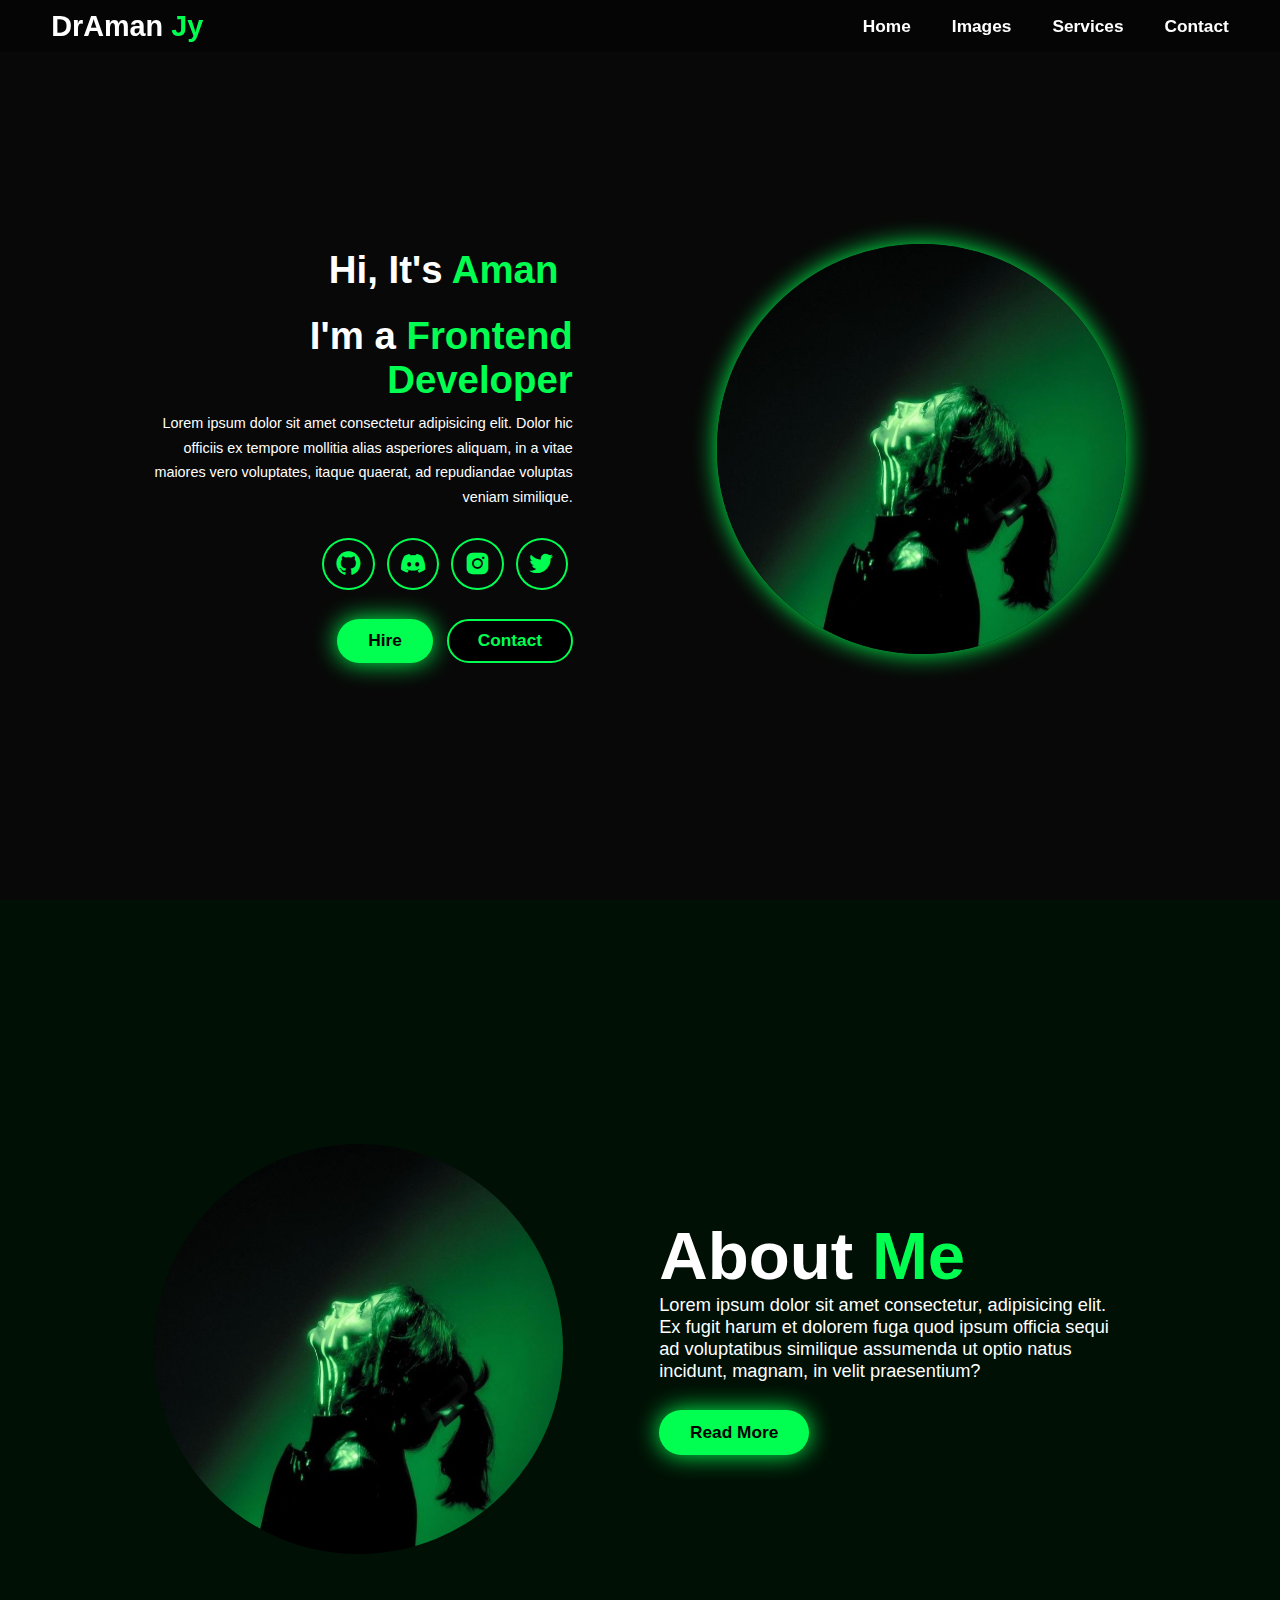
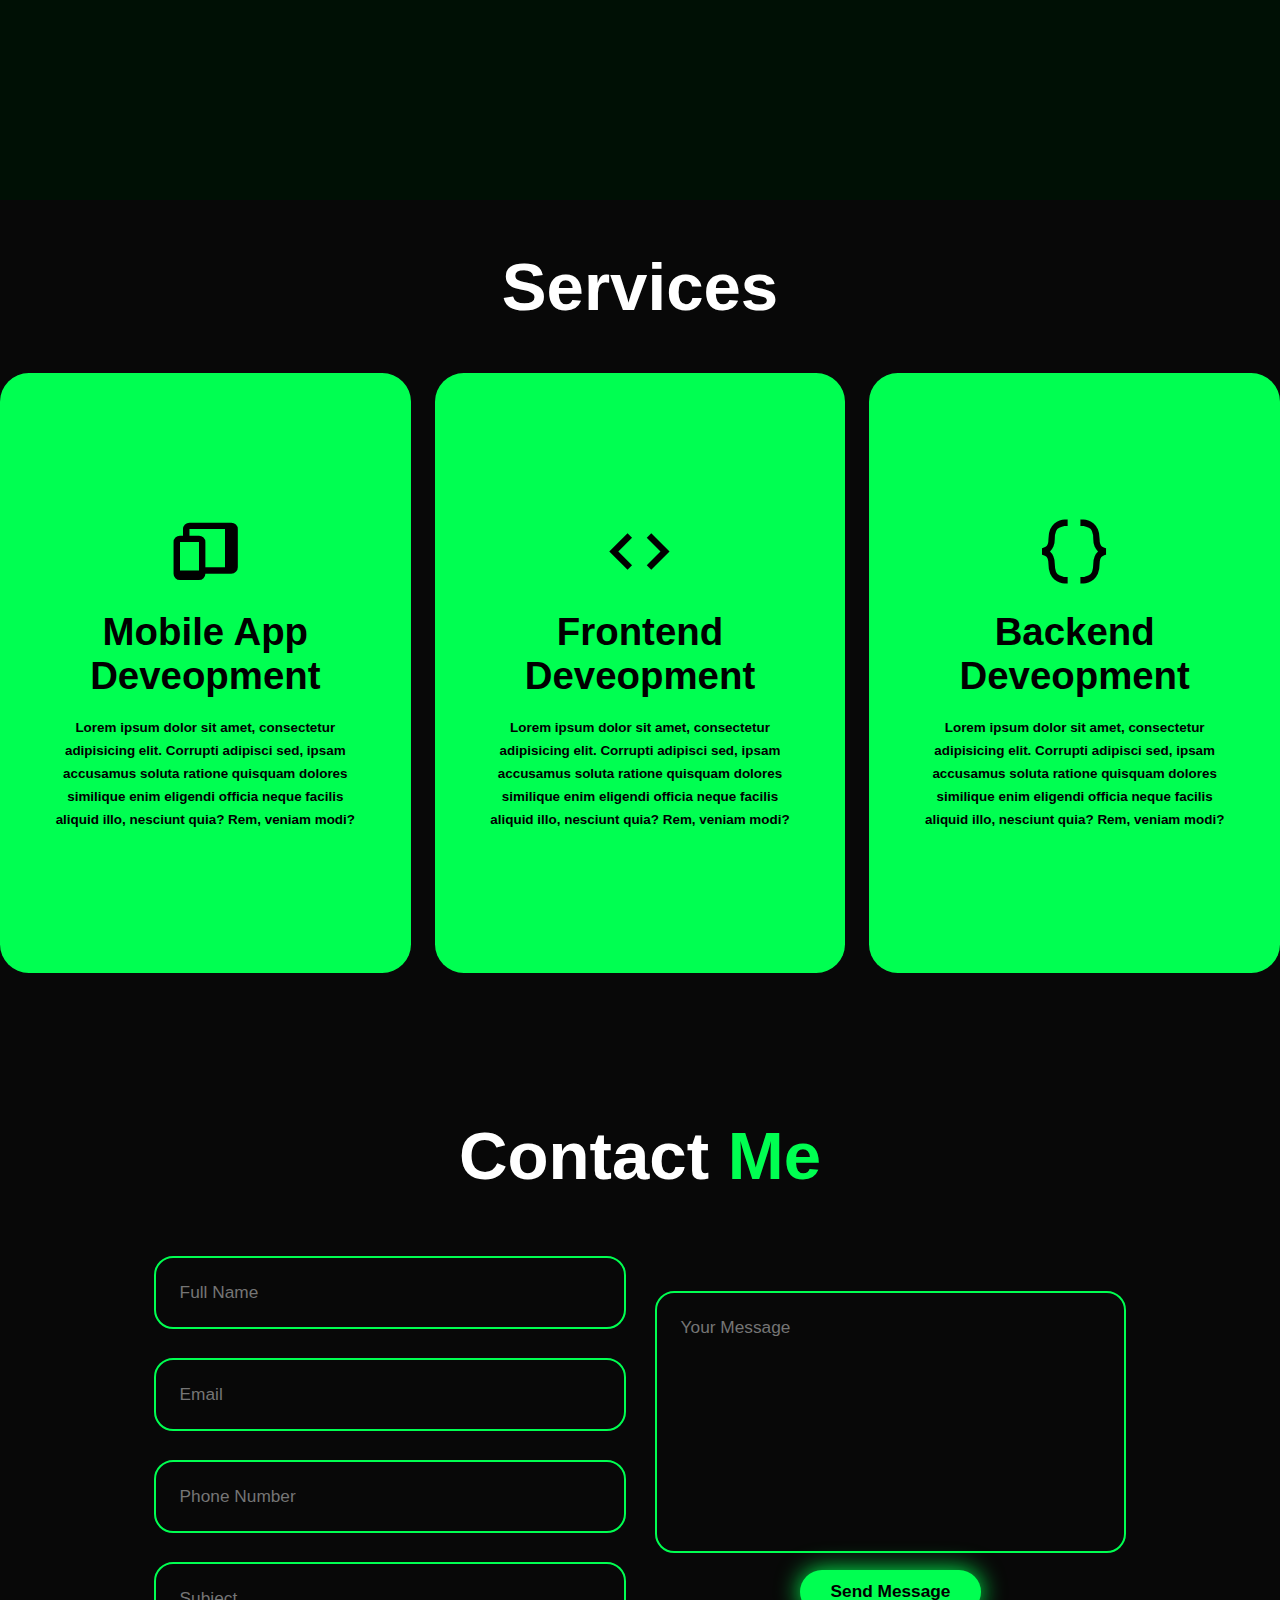
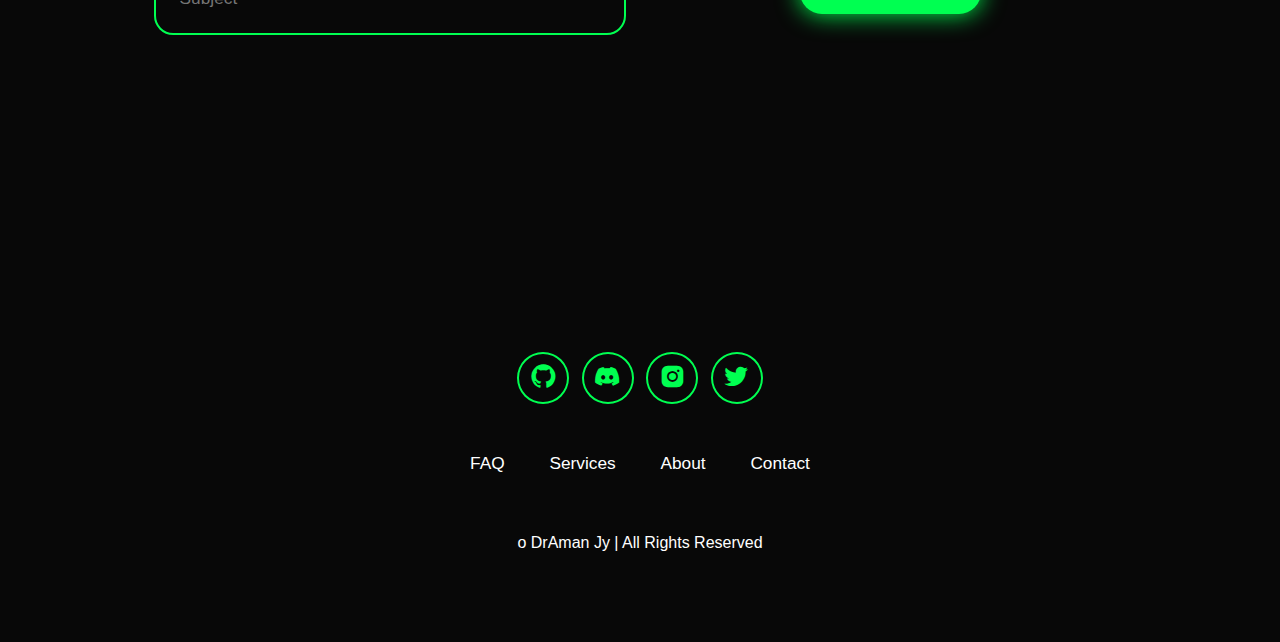
<file: index.html>
<!DOCTYPE html>
<html lang="en">
  <head>
    <meta charset="UTF-8" />
    <meta name="viewport" content="width=device-width, initial-scale=1.0" />
    <title>Portfolio Website</title>
    <link rel="stylesheet" href="styles/style.css" />
    <link
      href="https://unpkg.com/boxicons@2.1.4/css/boxicons.min.css"
      rel="stylesheet"
    />
  </head>
  <body>
    <header class="header">
      <a href="#home" class="logo">DrAman
      <span>Jy</span></a>
  
      <i class="bx bx-menu" id="menu-icon"></i>
  
      <nav class="navbar">
        <a href="index.html">Home</a>
        <a href="slider.html">Images</a>
        <a href="#services">Services</a>
        <a href="#contact">Contact</a>
      </nav>
  
    </header>
    <section class="home" id="home">

      <div class="home-content">
        <h1>Hi, It's <span>Aman</span></h1>
        <h3>I'm a <span>Frontend Developer</span></h3>
        <p>Lorem ipsum dolor sit amet consectetur adipisicing elit. Dolor hic officiis ex tempore mollitia alias asperiores aliquam, in a vitae maiores vero voluptates, itaque quaerat, ad repudiandae voluptas veniam similique.</p>

        <div class="social-icons">
          <a href="https://github.com/DrAmanJy" target="_blank">
            <i class="bx bxl-github"></i>
          </a>
          <a href="https://discord.com/invite/go-out-yt-852400043666178059"target="_blank">
            <i class="bx bxl-discord-alt"></i>
          </a>
          <a href="https://www.instagram.com/bawli.aman/"target="_blank">
            <i class="bx bxl-instagram-alt"></i>
          </a>
          <a href="https://x.com/DramamJy"target="_blank">
            <i class="bx bxl-twitter"></i>
          </a>
        </div>

        <div class="btn-group">
          <a href="#" class="btn">Hire</a>
          <a href="#contact" class="btn">Contact</a>
        </div>

      </div>

      <div class="home-img"><img src="image/image.jpg" alt=""></div>
      
    
    </section>

    <section class="about" id="about">
      <div class="about-img">
        <img src="image.jpg" alt="">
      </div>
      <div class="about-content">
        <h2>About <span>Me</span></h2>
        <p>Lorem ipsum dolor sit amet consectetur, adipisicing elit. Ex fugit harum et dolorem fuga quod ipsum officia sequi ad voluptatibus similique assumenda ut optio natus incidunt, magnam, in velit praesentium?</p>
        <a href="#" class="btn">Read More</a>
      </div>
    </section>

    <seccton class="services" id="services">
      <h2 class="heading">Services</h2>
      <div class="services-container">
        <div class="service-box">
          <div class="service-info">
            <i class="bx bxs-devices"></i>
            <h4>Mobile App Deveopment</h4>
            <p>Lorem ipsum dolor sit amet, consectetur adipisicing elit. Corrupti adipisci sed, ipsam accusamus soluta ratione quisquam dolores similique enim eligendi officia neque facilis aliquid illo, nesciunt quia? Rem, veniam modi?</p>
          </div>
        </div>


        <div class="service-box">
          <div class="service-info">
            <i class="bx bx-code"></i>
            <h4>Frontend Deveopment</h4>
            <p>Lorem ipsum dolor sit amet, consectetur adipisicing elit. Corrupti adipisci sed, ipsam accusamus soluta ratione quisquam dolores similique enim eligendi officia neque facilis aliquid illo, nesciunt quia? Rem, veniam modi?</p>
          </div>
        </div>

        <div class="service-box">
          <div class="service-info">
            <i class="bx bx-code-curly"></i>
            <h4>Backend Deveopment</h4>
            <p>Lorem ipsum dolor sit amet, consectetur adipisicing elit. Corrupti adipisci sed, ipsam accusamus soluta ratione quisquam dolores similique enim eligendi officia neque facilis aliquid illo, nesciunt quia? Rem, veniam modi?</p>
          </div>
        </div>
      </div>
    </seccton>

    <section class="contact" id="contact">
      <h2 class="heading">Contact <span>Me</span></h2>
      <form action="">

        <div class="input-group">
          <div class="input-box">

            <input type="text" placeholder="Full Name">
            <input type="email" placeholder="Email">
          </div>
          <div class="input-box">
            <input type="number" placeholder="Phone Number">
            <input type="text" placeholder="Subject">
          </div>
        </div>

        <div class="input-group-2">
          <textarea name="" id="" cols="30" rows="10" placeholder="Your Message"></textarea>
          <input type="submit" value="Send Message" class="btn">
        </div>
      </form>
    </section>

    <footer class="footer">
      <div class="social-icons">
        <a href="https://github.com/DrAmanJy" target="_blank">
          <i class="bx bxl-github"></i>
        </a>
        <a href="https://discord.com/invite/go-out-yt-852400043666178059"target="_blank">
          <i class="bx bxl-discord-alt"></i>
        </a>
        <a href="https://www.instagram.com/bawli.aman/"target="_blank">
          <i class="bx bxl-instagram-alt"></i>
        </a>
        <a href="https://x.com/DramamJy"target="_blank">
          <i class="bx bxl-twitter"></i>
        </a>
      </div>

      <ul class="list">
        <li>
          <a href="#">FAQ</a>
        </li>
        <li>
          <a href="#services">Services</a>
        </li>
        <li>
          <a href="#about">About</a>
        </li>
        <li>
          <a href="#contact">Contact</a>
        </li>
      </ul>
      <p class="copyright">o DrAman Jy | All Rights Reserved</p>
    </footer>


    <script src="scripts/script.js"></script>
  </body>
</html>
</file>
<file: styles/style.css>
* {
  margin: 0;
  padding: 0;
  box-sizing: border-box;
  text-decoration: none;
  border: none;
  outline: none;
  scroll-behavior: smooth;
  font-family: "Poppins", sans-serif;
}
html {
  font-size: 60%;
  overflow-x: hidden;
}
:root {
  --bg-color: #080808;
  --second-bg-color: #001005;
  --text-color: white;
  --main-color: #00ff51;
}

body {
  background: var(--bg-color);
  color: var(--text-color);
}
.header{
  position: fixed;
  width: 100%;
  top: 0;
  left: 0;
  padding: 1rem 4%;
  background: rgba(0, 0, 0, 0.3);
  backdrop-filter: blur(10px);
  display: flex;
  justify-content: space-between;
  align-items: center;
  z-index: 100;
}
#menu-icon {
  font-size: 3.6rem;
  color: var(--main-color);
  display: none;
}
.logo {
  font-size: 3rem;
  color: var(--text-color);
  font-weight: 800;
  cursor: pointer;
  transition: 0.3s ease;

}
.logo:hover {
  transform: scale(1.1);
}
span{
  color: var(--main-color);
}
.navbar a{
  font-size: 1.8rem;
  color: var(--text-color);
  margin-left: 4rem;
  font-weight: 600;
  border-bottom: 3px solid transparent;
  transition: 0.3s ease;
}
.navbar a:hover{
  border-bottom: 3px solid var(--main-color);
  color: var(--main-color);
}
section{
  min-height: 100vh;
  padding: 10rem 12%;
}

.home{
  display: flex;
  align-items: center;
  justify-content: center;
  gap: 15rem;
}
.home-content{
  display: flex;
  flex-direction: column;
  align-items: flex-end;
  text-align: right;
}
.home-content h1{
  font-size: 4rem;
  font-weight: 700;
  margin: 1.5rem;
  line-height: 1;
}
.home-content h3{
  font-size: 4rem;
  margin: 1rem 0;
}
.home-content p{
  font-size: 1.5rem;
  font-weight: 500;
  line-height: 1.7;
}
.home-img img{
  width: 32vw;
  border-radius: 50%;
  box-shadow: 0 0 25px var(--main-color);
  transition: 0.4s ease-in-out;
}
.home-img img:hover{
  box-shadow: 0 0 25px var(--main-color),
              0 0 50px var(--main-color),
              0 0 100px var(--main-color);
}
.social-icons a{
  display: inline-flex;
  justify-content:  center;
  align-items: center;
  font-size: 3rem;
  padding: 1rem;
  background: transparent;
  border: 2px solid var(--main-color);
  border-radius: 50%;
  color: var(--main-color);
  margin: 3rem 0.5rem;
  transition: 0.3s ease;
}
.social-icons a:hover{
  color: var(--text-color);
  background-color: var(--main-color);
  transform: scale(1.2)translateY(-5px);
  box-shadow: 0 0 25px var(--main-color);
}
.btn-group{
  display: flex;
  gap: 1.5rem;
}
.btn{
  display: inline-block;
  padding: 1rem 3rem;
  background: var(--main-color);
  box-shadow: 0 0 25px var(--main-color);
  border-radius: 3rem;
  font-size: 1.8rem;
  color: black;
  border: 2px solid transparent;
  font-weight: 600;
  transition: 0.3s ease-in-out;
}
.btn:hover{
  transform: scale(1.05);
  box-shadow: 0 0 25px var(--main-color)
              0 0 50px var(--main-color);
}
.btn-group a:nth-of-type(2){
  background-color: black;
  color: var(--main-color);
  border: 2px solid var(--main-color);
  box-shadow: 0 0 25px transparent;
}
.btn-group a:nth-of-type(2):hover{
  box-shadow: 0 0 25px var(--main-color);
  background-color: var(--main-color);
  color: black;
}
.about{
  display: flex;
  justify-content: center;
  align-items: center;
  gap: 10rem;
  background-color: var(--second-bg-color);
}
.about-img img{
  width: 32vw;
  border-radius: 50%;
  box-shadow: 0 0 25% var(--main-color);
  transition: 0.4s ease-in-out;
}
.about-img img:hover{
  box-shadow: 0 0 25px var(--main-color),
              0 0 50px var(--main-color),
              0 0 100px var(--main-color);
}
.about-content h2{
  font-size: 7rem;
  text-align: left;
}
.about-content p{
  font-size: 1.9rem;

}
.about-content .btn{
  margin: 3rem 0;
}

::-webkit-scrollbar{
  width: 20px;
}
::-webkit-scrollbar-thumb{
  background-color: var(--main-color);
}
::-webkit-scrollbar-track{
  background-color: var(--bg-color);
}
.heading{
  text-align: center;
  font-size: 7rem;
  margin: 5rem 0;
}
.services{
  background-color: var(--bg-color);
  color: black;
}
.services h2{
  color: var(--text-color);
}
.services-container{
  display: grid;
  grid-template-columns: repeat(auto-fit, minmax(300px, 1fr));
  gap: 2.5rem;
}
.service-box{
  display: flex;
  justify-content: center;
  align-items: center;
  background-color: var(--main-color);
  height: 600px;
  border-radius: 3rem;
  cursor: pointer;
  border: 5px solid transparent;
  transition: 0.4s ease-in-out;
}
.service-box:hover{
  background-color: var(--bg-color);
  color: var(--main-color);
  border: 5px solid var(--main-color);
  transform: scale(1.03);
}
.service-info{
  display: flex;
  flex-direction: column;
  text-align: center;
  justify-content: center;
  align-items: center;
  padding: 5rem;
}
.service-info i{
  font-size: 8rem;
}
.service-info h4{
  font-size: 4rem;
  margin: 2rem 0;
  font-weight: 800;
}
.service-info p{
  font-size: 1.4rem;
  font-weight: 600;
  line-height: 1.7;
}
.contact{
  background-color: var(--bg-color);
}
.contact h2{
  margin-bottom: 3rem;
  color: var(--text-color);
}
.contact form{
  display: flex;
  align-items: center;
  justify-content: center;
  gap: 3rem;
  margin: 5rem 0;
  text-align: center;
}
.contact form .input-box input,
.contact form textarea{
  width: 100%;
  padding: 2.5rem;
  font-size: 1.8rem;
  color: var(--text-color);
  background-color: var(--bg-color);
  border-radius: 2rem;
  border: 2px solid var(--main-color);
  margin: 1.5rem 0;
  resize: none;
}
.footer{
  background-color: var(--bg-color);
  padding: 50px 0;
}
.footer .social-icons{
  text-align: center;
}
.footer ul{
  text-align: center;
  font-size: 1.8rem;
}
.footer ul li{
  display: inline-block;
  margin: 20px;
}
.footer ul li a{
  color: white;
  border-bottom: 3px solid transparent;
  transition:  0.3s ease-in-out;
}
.footer ul li a:hover{
  border-bottom: 3px solid transparent;
}
.footer .copyright{
  text-align: center;
  margin: 40px;
  font-size: 16px;
}
@media(max-width:1024px){
  #menu-icon{
    display: block;
  }
  .navbar{
    position: absolute;
    top: 100%;
    right: 0;
    width: 50%;
    padding: 1rem 3rem;
    background-color: rgba(0, 0, 0, 0.8);
    border-left: 2px solid var(--main-color);
    border-bottom: 2px solid var(--main-color);
    border-top-left-radius: 2rem ;
    display: none;
  }
  .navbar a{
    display: block;
    font-size: 2rem;
    margin: 3rem 0;
    color: var(--text-color);
  }
  .navbar.active{
    display: block;
  }
  .home{
    flex-direction: column-reverse;
    margin: 5rem 0;
    gap: 5rem;
  }
  .header-content{
    align-items: center;
    text-align: center;
  }
  .home-img img{
    width: 52vw;
  }
  .about{
    flex-direction: column-reverse;
    text-align: center;
  }
  .about h2{
    text-align: center;
    margin: 2rem 0;
  }
  .about img{
    width: 52vw;
  }
  .contact form{
    flex-direction: columns;
  }
}
</file>
